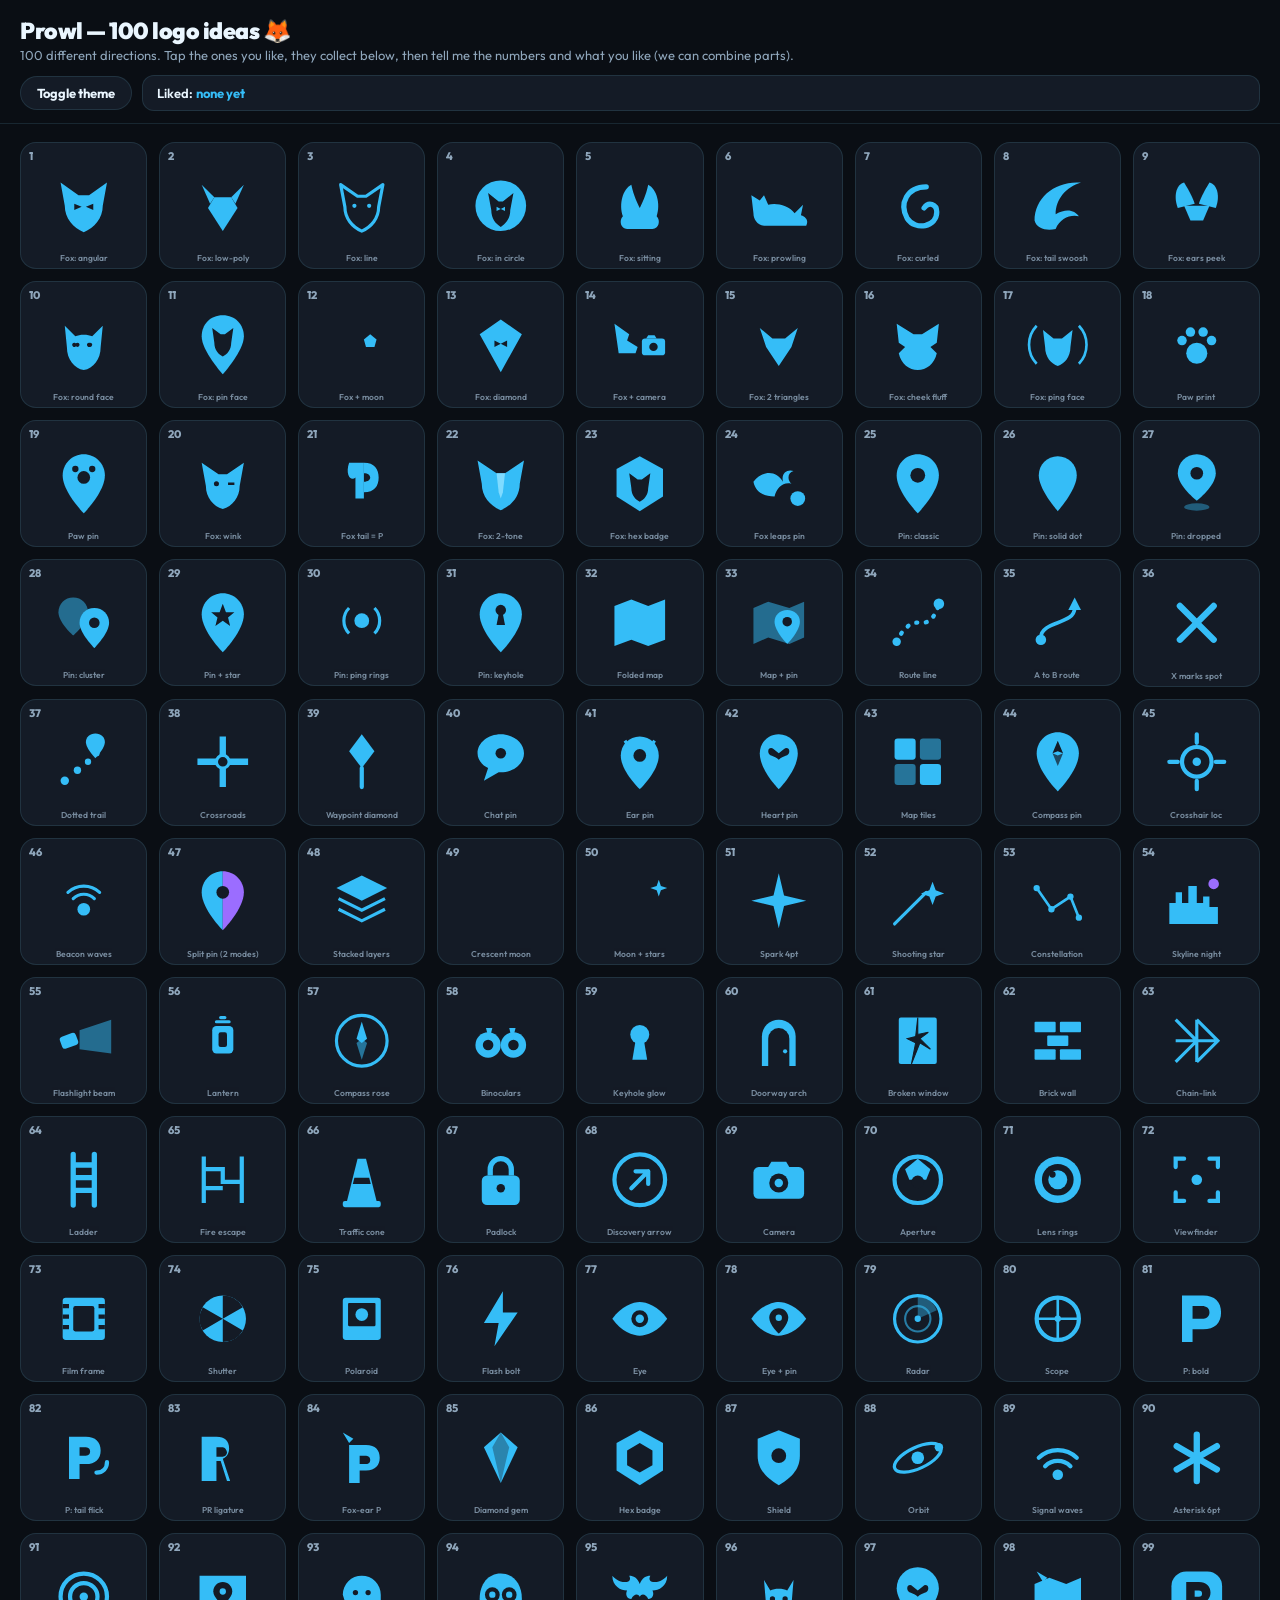
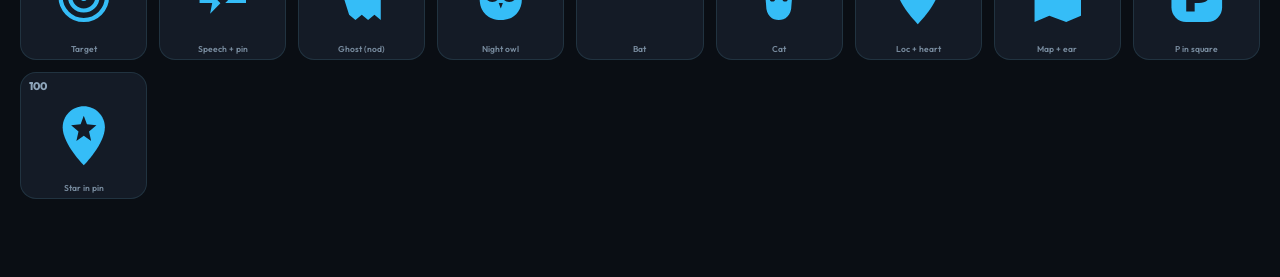
<file: logos.html>
<!DOCTYPE html>
<html lang="en" data-theme="night">
<head>
<meta charset="UTF-8">
<meta name="viewport" content="width=device-width, initial-scale=1.0">
<title>Prowl — 100 Logo Ideas</title>
<link href="https://fonts.googleapis.com/css2?family=Outfit:wght@400;600;700;800;900&display=swap" rel="stylesheet">
<style>
  :root{ --acc:#35bdf7; --acc2:#7fdbff; --vio:#9b6dff; }
  [data-theme="night"]{ --bg:#0a0e14; --card:#141b26; --text:#eaf6ff; --dim:#8fa6bb; --border:rgba(127,219,255,.12); }
  [data-theme="day"]{ --bg:#f4f9fd; --card:#ffffff; --text:#10222f; --dim:#5c7891; --border:rgba(26,167,236,.18); }
  *{box-sizing:border-box;margin:0;padding:0}
  body{font-family:'Outfit',sans-serif;background:var(--bg);color:var(--text);padding:0 0 60px}
  header{position:sticky;top:0;z-index:10;background:var(--bg);border-bottom:1px solid var(--border);padding:16px 20px 12px}
  h1{font-size:23px;font-weight:900;letter-spacing:-.5px}
  .sub{color:var(--dim);font-size:13px;margin-top:2px}
  .bar{display:flex;gap:10px;align-items:center;margin-top:12px;flex-wrap:wrap}
  .btn{border:1px solid var(--border);background:var(--card);color:var(--text);border-radius:999px;padding:8px 16px;font-family:inherit;font-weight:700;font-size:13px;cursor:pointer}
  .liked-box{flex:1;min-width:220px;background:var(--card);border:1px solid var(--border);border-radius:12px;padding:9px 14px;font-size:13px;font-weight:600}
  .liked-box b{color:var(--acc)}
  .grid{display:grid;grid-template-columns:repeat(auto-fill,minmax(120px,1fr));gap:12px;padding:18px 20px}
  .tile{position:relative;aspect-ratio:1;border-radius:16px;background:var(--card);border:1px solid var(--border);display:grid;place-items:center;cursor:pointer;transition:transform .12s,border-color .12s;overflow:hidden}
  .tile:hover{transform:translateY(-3px);border-color:var(--acc)}
  .tile.liked{border-color:var(--acc);box-shadow:0 0 0 2px var(--acc)}
  .tile svg{width:54%;height:54%;fill:var(--acc)}
  .num{position:absolute;top:6px;left:8px;font-size:11px;font-weight:800;color:var(--dim)}
  .fam{position:absolute;bottom:5px;left:0;right:0;text-align:center;font-size:8.5px;font-weight:600;color:var(--dim);opacity:.8;padding:0 4px}
  .heart{position:absolute;top:5px;right:7px;font-size:13px;opacity:0;transition:opacity .12s}
  .tile.liked .heart{opacity:1}
</style>
</head>
<body>
<header>
  <h1>Prowl — 100 logo ideas 🦊</h1>
  <div class="sub">100 different directions. Tap the ones you like, they collect below, then tell me the numbers and what you like (we can combine parts).</div>
  <div class="bar">
    <button class="btn" id="themeBtn">Toggle theme</button>
    <div class="liked-box">Liked: <b id="likedList">none yet</b></div>
  </div>
</header>
<div class="grid" id="grid"></div>

<script>
// Each entry: [label, innerSVG]. 100 distinct ideas. fill=var(--acc), holes=var(--card).
const L = [
// ---- FOXES (1-24) ----
["Fox: angular",`<path fill-rule="evenodd" d="M10 10 27 22 37 22 54 10 50 32C50 44 42 53 32 57 22 53 14 44 14 32Z M23 30l7 3-7 3z M41 30l-7 3 7 3z"/>`],
["Fox: low-poly",`<path d="M12 12 24 24 20 30Z"/><path d="M52 12 40 24 44 30Z"/><path d="M24 24H40l6 10-14 22-14-22Z"/>`],
["Fox: line",`<path fill="none" stroke="var(--acc)" stroke-width="3" stroke-linejoin="round" d="M12 12 28 23H36L52 12 48 33C48 44 41 52 32 56 23 52 16 44 16 33Z"/><circle cx="25" cy="32" r="2"/><circle cx="39" cy="32" r="2"/>`],
["Fox: in circle",`<circle cx="32" cy="32" r="24"/><path fill="var(--card)" fill-rule="evenodd" d="M20 20 30 28H34L44 20 41 36C41 44 37 49 32 52 27 49 23 44 23 36Z M28 33l4 2-4 2z M36 33l-4 2 4 2z"/>`],
["Fox: sitting",`<path d="M20 54C14 54 12 46 16 42 12 30 16 16 24 12 26 22 30 30 32 34 34 30 38 22 40 12 48 16 52 30 48 42 52 46 50 54 44 54Z"/>`],
["Fox: prowling",`<path d="M6 22 14 27 18 22 22 31C29 29 41 31 47 39L55 31 53 41C59 43 60 47 58 51H20C12 51 8 45 8 39Z"/>`],
["Fox: curled",`<path fill="none" stroke="var(--acc)" stroke-width="5" stroke-linecap="round" d="M40 14C22 14 14 30 22 44 30 56 50 52 50 38 50 30 42 28 38 34"/>`],
["Fox: tail swoosh",`<path d="M10 46C10 24 30 8 54 10 40 14 30 26 30 40 40 34 48 36 52 42 44 40 34 44 30 54 22 56 12 54 10 46Z"/>`],
["Fox: ears peek",`<path d="M14 34C10 24 12 12 20 10 26 20 28 24 30 30Z"/><path d="M50 34C54 24 52 12 44 10 38 20 36 24 34 30Z"/><path d="M20 32H44L38 46H26Z"/>`],
["Fox: round face",`<path fill-rule="evenodd" d="M14 14 24 24C28 22 36 22 40 24L50 14 48 34C48 46 41 54 32 56 23 54 16 46 16 34Z M25 32a2 2 0 1 0 0 .1z M39 32a2 2 0 1 0 0 .1z"/><circle cx="26" cy="32" r="2" fill="var(--card)"/><circle cx="38" cy="32" r="2" fill="var(--card)"/>`],
["Fox: pin face",`<path d="M32 4C20 4 12 13 12 24 12 38 32 60 32 60S52 38 52 24C52 13 44 4 32 4Z"/><path fill="var(--card)" fill-rule="evenodd" d="M22 16 30 22H34L42 16 40 30C40 37 36 41 32 43 28 41 24 37 24 30Z"/>`],
["Fox + moon",`<path d="M44 10a22 22 0 1 0 0 44 17 17 0 1 1 0-44Z"/><path d="M40 22 46 27 44 34H36L34 27Z"/>`],
["Fox: diamond",`<path fill-rule="evenodd" d="M32 8 52 22 32 58 12 22Z M26 28l6 3-6 3z M38 28l-6 3 6 3z"/>`],
["Fox + camera",`<path d="M8 12 22 22 20 28 30 34 28 40 12 40Z"/><rect x="34" y="26" width="22" height="16" rx="3"/><circle cx="45" cy="34" r="4" fill="var(--card)"/><path d="M38 26l2-3h6l2 3Z"/>`],
["Fox: 2 triangles",`<path d="M14 16 26 26H38L50 16 44 34 32 52 20 34Z"/>`],
["Fox: cheek fluff",`<path d="M12 12 28 22H36L52 12 50 30 44 34 50 40C48 50 40 56 32 56 24 56 16 50 14 40L20 34 14 30Z"/>`],
["Fox: ping face",`<path fill-rule="evenodd" d="M18 18 28 26H36L46 18 44 34C44 44 38 50 32 52 26 50 20 44 20 34Z"/><path fill="none" stroke="var(--acc)" stroke-width="2.5" d="M12 14A26 26 0 0 0 12 50 M52 50A26 26 0 0 0 52 14"/>`],
["Paw print",`<circle cx="32" cy="40" r="10"/><circle cx="18" cy="28" r="4.5"/><circle cx="26" cy="20" r="4.5"/><circle cx="38" cy="20" r="4.5"/><circle cx="46" cy="28" r="4.5"/>`],
["Paw pin",`<path d="M32 4C21 4 12 13 12 24 12 40 32 60 32 60S52 40 52 24C52 13 43 4 32 4Z"/><circle cx="32" cy="26" r="6" fill="var(--card)"/><circle cx="24" cy="18" r="3" fill="var(--card)"/><circle cx="40" cy="18" r="3" fill="var(--card)"/>`],
["Fox: wink",`<path fill-rule="evenodd" d="M12 12 28 23H36L52 12 48 34C48 45 41 53 32 56 23 53 16 45 16 34Z M40 31h6"/><circle cx="26" cy="32" r="2.4" fill="var(--card)"/><path stroke="var(--card)" stroke-width="2.5" d="M37 32h6"/>`],
["Fox tail = P",`<path d="M20 12h14v34h-8V26C22 30 16 24 20 12Z"/><path d="M34 12c10 0 14 6 14 14s-4 14-14 14V30c4 0 6-2 6-4s-2-4-6-4Z"/>`],
["Fox: 2-tone",`<path d="M10 10 28 22H36L54 10 50 32C50 44 42 53 32 57 22 53 14 44 14 32Z"/><path fill="var(--acc2)" d="M28 22H36L34 40 32 46 30 40Z"/>`],
["Fox: hex badge",`<path d="M32 6 54 18V44L32 58 10 44V18Z"/><path fill="var(--card)" fill-rule="evenodd" d="M22 22 30 28H34L42 22 40 36C40 43 36 47 32 49 28 47 24 43 24 36Z"/>`],
["Fox leaps pin",`<path d="M8 30C18 18 30 20 36 30 34 22 40 18 46 20 40 22 40 28 44 32 36 30 30 36 28 44 18 44 10 40 8 30Z"/><circle cx="50" cy="46" r="7"/>`],
// ---- PINS / MAP (25-48) ----
["Pin: classic",`<path d="M32 4C21 4 12 13 12 24 12 40 32 60 32 60S52 40 52 24C52 13 43 4 32 4Z"/><circle cx="32" cy="24" r="7" fill="var(--card)"/>`],
["Pin: solid dot",`<path d="M32 6C22 6 14 14 14 24 14 38 32 58 32 58S50 38 50 24C50 14 42 6 32 6Z"/>`],
["Pin: dropped",`<ellipse cx="32" cy="54" rx="12" ry="3.5" opacity=".4"/><path d="M32 4C22 4 14 12 14 22 14 34 32 48 32 48S50 34 50 22C50 12 42 4 32 4Z"/><circle cx="32" cy="22" r="6" fill="var(--card)"/>`],
["Pin: cluster",`<path d="M22 8C14 8 8 14 8 22 8 32 22 44 22 44S36 32 36 22C36 14 30 8 22 8Z" opacity=".5"/><path d="M42 18C34 18 28 24 28 32 28 42 42 56 42 56S56 42 56 32C56 24 50 18 42 18Z"/><circle cx="42" cy="32" r="5" fill="var(--card)"/>`],
["Pin + star",`<path d="M32 4C21 4 12 13 12 24 12 40 32 60 32 60S52 40 52 24C52 13 43 4 32 4Z"/><path fill="var(--card)" d="M32 14 35 22 43 22 37 27 39 35 32 30 25 35 27 27 21 22 29 22Z"/>`],
["Pin: ping rings",`<circle cx="32" cy="30" r="7"/><path fill="none" stroke="var(--acc)" stroke-width="3" d="M20 18A17 17 0 0 0 20 42 M44 42A17 17 0 0 0 44 18"/>`],
["Pin: keyhole",`<path d="M32 4C21 4 12 13 12 24 12 40 32 60 32 60S52 40 52 24C52 13 43 4 32 4Z"/><circle cx="32" cy="20" r="5" fill="var(--card)"/><path fill="var(--card)" d="M30 24h4l2 10h-8Z"/>`],
["Folded map",`<path d="M8 16 24 10 40 16 56 10V48L40 54 24 48 8 54Z"/><path fill="var(--card)" d="M24 10V48M40 16V54"/>`],
["Map + pin",`<path d="M8 18 22 12 42 18 56 12V46L42 52 22 46 8 52Z" opacity=".5"/><path d="M40 20C33 20 28 25 28 31 28 40 40 52 40 52S52 40 52 31C52 25 47 20 40 20Z"/><circle cx="40" cy="31" r="4.5" fill="var(--card)"/>`],
["Route line",`<path fill="none" stroke="var(--acc)" stroke-width="4" stroke-linecap="round" stroke-dasharray="1 8" d="M12 50C12 50 20 30 34 32 48 34 52 14 52 14"/><circle cx="12" cy="50" r="4"/><circle cx="52" cy="14" r="5"/>`],
["A to B route",`<path fill="none" stroke="var(--acc)" stroke-width="3.5" d="M16 46C16 30 48 34 48 18"/><circle cx="16" cy="48" r="5"/><path d="M48 8 54 20H42Z"/>`],
["X marks spot",`<path stroke="var(--acc)" stroke-width="6" stroke-linecap="round" d="M16 16 48 48M48 16 16 48"/>`],
["Dotted trail",`<circle cx="14" cy="50" r="4"/><circle cx="26" cy="40" r="3.5"/><circle cx="36" cy="32" r="3"/><circle cx="44" cy="24" r="3"/><path d="M50 8C44 8 40 12 40 17 40 24 50 34 50 34S60 24 60 17C60 12 56 8 50 8Z" transform="translate(-2 -2) scale(.9)"/>`],
["Crossroads",`<path stroke="var(--acc)" stroke-width="6" d="M32 8V56M8 32H56"/><circle cx="32" cy="32" r="6" fill="var(--card)" stroke="var(--acc)" stroke-width="3"/>`],
["Waypoint diamond",`<path d="M32 6 44 22 32 38 20 22Z"/><path fill="none" stroke="var(--acc)" stroke-width="4" stroke-linecap="round" d="M32 38V56"/>`],
["Chat pin",`<path d="M32 6C20 6 10 14 10 24 10 30 14 35 20 38L16 50 30 42C31 42 31 42 32 42 44 42 54 34 54 24 54 14 44 6 32 6Z"/><circle cx="32" cy="24" r="5" fill="var(--card)"/>`],
["Ear pin",`<path fill="none" stroke="var(--acc)" stroke-width="3" d="M18 12 24 22M46 12 40 22"/><path d="M32 8C22 8 14 16 14 26 14 41 32 58 32 58S50 41 50 26C50 16 42 8 32 8Z"/><circle cx="32" cy="26" r="6" fill="var(--card)"/>`],
["Heart pin",`<path d="M32 6C22 6 14 14 14 24 14 40 32 58 32 58S50 40 50 24C50 14 42 6 32 6Z"/><path fill="var(--card)" d="M32 30C28 26 22 27 22 22 22 19 25 18 27 20L32 24 37 20C39 18 42 19 42 22 42 27 36 26 32 30Z"/>`],
["Map tiles",`<rect x="10" y="10" width="20" height="20" rx="3"/><rect x="34" y="10" width="20" height="20" rx="3" opacity=".55"/><rect x="10" y="34" width="20" height="20" rx="3" opacity=".55"/><rect x="34" y="34" width="20" height="20" rx="3"/>`],
["Compass pin",`<path d="M32 4C21 4 12 13 12 24 12 40 32 60 32 60S52 40 52 24C52 13 43 4 32 4Z"/><path fill="var(--card)" d="M32 12 37 24 32 22 27 24Z"/><path fill="var(--card)" opacity=".7" d="M32 36 27 24 32 26 37 24Z"/>`],
["Crosshair loc",`<circle cx="32" cy="32" r="14" fill="none" stroke="var(--acc)" stroke-width="4"/><circle cx="32" cy="32" r="4"/><path stroke="var(--acc)" stroke-width="4" stroke-linecap="round" d="M32 6v8M32 50v8M6 32h8M50 32h8"/>`],
["Beacon waves",`<circle cx="32" cy="40" r="6"/><path fill="none" stroke="var(--acc)" stroke-width="3" stroke-linecap="round" d="M22 30a14 14 0 0 1 20 0M17 24a22 22 0 0 1 30 0"/>`],
["Split pin (2 modes)",`<path d="M32 4C21 4 12 13 12 24 12 40 32 60 32 60V4Z"/><path fill="var(--vio)" d="M32 4C43 4 52 13 52 24 52 40 32 60 32 60V4Z"/><circle cx="32" cy="24" r="6" fill="var(--card)"/>`],
["Stacked layers",`<path d="M32 8 56 20 32 32 8 20Z"/><path fill="none" stroke="var(--acc)" stroke-width="3" d="M10 30 32 41 54 30M10 40 32 51 54 40"/>`],
// ---- NIGHT / EXPLORE (49-68) ----
["Crescent moon",`<path fill="var(--vio)" d="M40 6a26 26 0 1 0 0 52 20 20 0 1 1 0-52Z"/>`],
["Moon + stars",`<path fill="var(--vio)" d="M38 10a22 22 0 1 0 0 44 17 17 0 1 1 0-44Z"/><path fill="var(--acc)" d="M50 12 52 18 58 20 52 22 50 28 48 22 42 20 48 18Z"/>`],
["Spark 4pt",`<path d="M32 6 37 27 58 32 37 37 32 58 27 37 6 32 27 27Z"/>`],
["Shooting star",`<path d="M46 14 49 22 57 25 49 28 46 36 43 28 35 25 43 22Z"/><path fill="none" stroke="var(--acc)" stroke-width="3" stroke-linecap="round" d="M40 24 10 54"/>`],
["Constellation",`<path fill="none" stroke="var(--acc)" stroke-width="2.5" d="M12 20 26 40 44 28 52 48"/><circle cx="12" cy="20" r="3"/><circle cx="26" cy="40" r="3"/><circle cx="44" cy="28" r="3"/><circle cx="52" cy="48" r="3"/>`],
["Skyline night",`<path d="M6 54V34h6V24h6v10h6V18h8v16h6V28h6v10h8V54Z"/><circle cx="48" cy="16" r="5" fill="var(--vio)"/>`],
["Flashlight beam",`<rect x="10" y="26" width="16" height="12" rx="3" transform="rotate(-20 18 32)"/><path fill="var(--acc)" opacity=".5" d="M28 22 58 12 58 44 28 40Z"/>`],
["Lantern",`<rect x="22" y="18" width="20" height="26" rx="4"/><path d="M26 14h12M30 10h4" stroke="var(--acc)" stroke-width="3" fill="none" stroke-linecap="round"/><rect x="28" y="24" width="8" height="14" rx="2" fill="var(--card)"/>`],
["Compass rose",`<circle cx="32" cy="32" r="24" fill="none" stroke="var(--acc)" stroke-width="3"/><path d="M32 14 37 30 32 34 27 30Z"/><path opacity=".55" d="M32 50 27 34 32 30 37 34Z"/>`],
["Binoculars",`<circle cx="20" cy="36" r="12"/><circle cx="44" cy="36" r="12"/><circle cx="20" cy="36" r="5" fill="var(--card)"/><circle cx="44" cy="36" r="5" fill="var(--card)"/><path d="M18 20h6l-2 8h-2ZM40 20h6l-2 8h-2Z"/>`],
["Keyhole glow",`<circle cx="32" cy="26" r="9"/><path d="M28 32h8l3 18H25Z"/>`],
["Doorway arch",`<path d="M16 56V28a16 16 0 0 1 32 0v28Z"/><path fill="var(--card)" d="M22 56V30a10 10 0 0 1 20 0v26Z"/><circle cx="38" cy="42" r="2"/>`],
["Broken window",`<rect x="14" y="10" width="36" height="44" rx="2"/><path fill="var(--card)" stroke="var(--card)" stroke-width="1" d="M32 10 30 28 22 30 30 34 26 54 34 34 44 40 34 30 42 24 32 26Z"/>`],
["Brick wall",`<rect x="10" y="14" width="20" height="10" rx="1"/><rect x="34" y="14" width="20" height="10" rx="1"/><rect x="22" y="27" width="20" height="10" rx="1"/><rect x="10" y="40" width="20" height="10" rx="1"/><rect x="34" y="40" width="20" height="10" rx="1"/>`],
["Chain-link",`<path fill="none" stroke="var(--acc)" stroke-width="3" d="M12 12 32 32 12 52M32 12 52 32 32 52M12 32H52M32 12V52"/>`],
["Ladder",`<path stroke="var(--acc)" stroke-width="5" stroke-linecap="round" d="M22 8V56M42 8V56M22 18H42M22 30H42M22 42H42"/>`],
["Fire escape",`<path fill="none" stroke="var(--acc)" stroke-width="4" d="M14 10V54M50 10V54M14 22H32V34H50M14 40H32"/>`],
["Traffic cone",`<path d="M28 12h8l10 40H18Z"/><path fill="var(--card)" d="M25 30h14l1.5 6H23.5Z"/><rect x="14" y="52" width="36" height="6" rx="2"/>`],
["Padlock",`<rect x="14" y="28" width="36" height="28" rx="5"/><path fill="none" stroke="var(--acc)" stroke-width="5" d="M22 28v-6a10 10 0 0 1 20 0v6"/><circle cx="32" cy="40" r="4" fill="var(--card)"/>`],
["Discovery arrow",`<circle cx="32" cy="32" r="24" fill="none" stroke="var(--acc)" stroke-width="4"/><path d="M24 40 40 24M40 24H28M40 24V36" stroke="var(--acc)" stroke-width="4" fill="none" stroke-linecap="round"/>`],
// ---- PHOTO (69-80) ----
["Camera",`<rect x="8" y="20" width="48" height="30" rx="5"/><circle cx="32" cy="35" r="9" fill="var(--card)"/><circle cx="32" cy="35" r="4"/><path d="M22 20l3-5h14l3 5Z"/>`],
["Aperture",`<circle cx="32" cy="32" r="22" fill="none" stroke="var(--acc)" stroke-width="4"/><path d="M32 12 44 22 40 32H24L20 22Z"/><circle cx="32" cy="34" r="6" fill="var(--card)"/>`],
["Lens rings",`<circle cx="32" cy="32" r="22"/><circle cx="32" cy="32" r="15" fill="var(--card)"/><circle cx="32" cy="32" r="9"/><circle cx="27" cy="27" r="3" fill="var(--card)"/>`],
["Viewfinder",`<path fill="none" stroke="var(--acc)" stroke-width="4" stroke-linecap="round" d="M12 20V12H20M44 12H52V20M52 44V52H44M20 52H12V44"/><circle cx="32" cy="32" r="5"/>`],
["Film frame",`<rect x="12" y="12" width="40" height="40" rx="3"/><path fill="var(--card)" d="M12 18h6v4h-6ZM12 28h6v4h-6ZM12 38h6v4h-6ZM46 18h6v4h-6ZM46 28h6v4h-6ZM46 38h6v4h-6Z"/><rect x="22" y="20" width="20" height="24" rx="2" fill="var(--card)"/>`],
["Shutter",`<circle cx="32" cy="32" r="22"/><path fill="var(--card)" d="M32 32 32 10A22 22 0 0 1 51 21ZM32 32 51 43A22 22 0 0 1 32 54ZM32 32 13 43A22 22 0 0 1 13 21Z"/>`],
["Polaroid",`<rect x="14" y="12" width="36" height="40" rx="3"/><rect x="19" y="17" width="26" height="22" rx="1" fill="var(--card)"/><circle cx="32" cy="28" r="6" fill="var(--acc)"/>`],
["Flash bolt",`<path d="M34 6 16 36H30L26 58 48 26H34Z"/>`],
["Eye",`<path d="M6 32C14 20 26 16 32 16 38 16 50 20 58 32 50 44 38 48 32 48 26 48 14 44 6 32Z"/><circle cx="32" cy="32" r="8" fill="var(--card)"/><circle cx="32" cy="32" r="4"/>`],
["Eye + pin",`<path d="M6 32C14 20 26 16 32 16 38 16 50 20 58 32 50 44 38 48 32 48 26 48 14 44 6 32Z"/><path fill="var(--card)" d="M32 22C27 22 23 26 23 31 23 38 32 46 32 46S41 38 41 31C41 26 37 22 32 22Z"/><circle cx="32" cy="31" r="3"/>`],
["Radar",`<circle cx="32" cy="32" r="22" fill="none" stroke="var(--acc)" stroke-width="3"/><circle cx="32" cy="32" r="12" fill="none" stroke="var(--acc)" stroke-width="2" opacity=".6"/><path d="M32 32 32 10A22 22 0 0 1 50 24Z" opacity=".4"/><circle cx="32" cy="32" r="3"/>`],
["Scope",`<circle cx="32" cy="32" r="20" fill="none" stroke="var(--acc)" stroke-width="4"/><path stroke="var(--acc)" stroke-width="2.5" d="M32 12v40M12 32h40"/><circle cx="32" cy="32" r="3"/>`],
// ---- ABSTRACT / TYPE / ALT ANIMALS (81-100) ----
["P: bold",`<path d="M18 10h20c11 0 17 6 17 16s-6 16-17 16H28V54H18Z M28 20v12h9c4 0 7-2 7-6s-3-6-7-6Z"/>`],
["P: tail flick",`<path d="M18 12h16c9 0 14 5 14 13s-5 13-14 13h-6v14H18Z M28 22v8h5c3 0 5-1 5-4s-2-4-5-4Z"/><path fill="none" stroke="var(--acc)" stroke-width="4" stroke-linecap="round" d="M44 46c6 0 10-4 10-10"/>`],
["PR ligature",`<path d="M12 12h14c8 0 12 4 12 11 0 5-2 8-6 10l7 21H36l-6-19h-4v19H12Z M26 22v9h6c2 0 4-2 4-4s-2-5-4-5Z"/>`],
["Fox-ear P",`<path d="M14 8 20 18 24 14ZM20 20h16c9 0 13 5 13 12s-4 12-13 12h-6v12H20Z M30 30v8h5c3 0 5-1 5-4s-2-4-5-4Z"/>`],
["Diamond gem",`<path d="M32 8 48 22 32 56 16 22Z"/><path fill="var(--card)" d="M16 22H48M32 8 24 22 32 56 40 22Z" opacity=".35"/>`],
["Hex badge",`<path d="M32 6 54 18V44L32 58 10 44V18Z"/><path fill="var(--card)" d="M32 18 44 25V39L32 46 20 39V25Z"/>`],
["Shield",`<path d="M32 6 52 14V30C52 44 42 52 32 58 22 52 12 44 12 30V14Z"/><circle cx="32" cy="30" r="7" fill="var(--card)"/>`],
["Orbit",`<circle cx="32" cy="32" r="6"/><ellipse cx="32" cy="32" rx="24" ry="10" fill="none" stroke="var(--acc)" stroke-width="3" transform="rotate(-25 32 32)"/><circle cx="52" cy="22" r="4"/>`],
["Signal waves",`<circle cx="32" cy="48" r="5"/><path fill="none" stroke="var(--acc)" stroke-width="4" stroke-linecap="round" d="M20 40a17 17 0 0 1 24 0M14 32a26 26 0 0 1 36 0"/>`],
["Asterisk 6pt",`<path stroke="var(--acc)" stroke-width="6" stroke-linecap="round" d="M32 10V54M13 21 51 43M51 21 13 43"/>`],
["Target",`<circle cx="32" cy="32" r="22" fill="none" stroke="var(--acc)" stroke-width="4"/><circle cx="32" cy="32" r="13" fill="none" stroke="var(--acc)" stroke-width="4"/><circle cx="32" cy="32" r="4"/>`],
["Speech + pin",`<path d="M10 12h44v26H30l-10 10 2-10H10Z"/><path fill="var(--card)" d="M32 18C27 18 23 22 23 27 23 33 32 40 32 40S41 33 41 27C41 22 37 18 32 18Z"/><circle cx="32" cy="27" r="3"/>`],
["Ghost (nod)",`<path d="M14 30a18 18 0 0 1 36 0v24l-6-5-6 5-6-5-6 5-6-5Z"/><circle cx="26" cy="28" r="2.5" fill="var(--card)"/><circle cx="38" cy="28" r="2.5" fill="var(--card)"/>`],
["Night owl",`<path d="M32 10C20 10 12 20 12 34 12 46 20 54 32 54 44 54 52 46 52 34 52 20 44 10 32 10Z"/><circle cx="24" cy="30" r="7" fill="var(--card)"/><circle cx="40" cy="30" r="7" fill="var(--card)"/><circle cx="24" cy="30" r="3"/><circle cx="40" cy="30" r="3"/><path d="M30 38 34 38 32 43Z" fill="var(--card)"/>`],
["Bat",`<path d="M32 20C30 14 26 12 22 12 24 16 22 18 18 18 12 18 8 14 6 12 6 22 14 26 20 26 18 30 20 34 24 34 26 30 30 28 32 32 34 28 38 30 40 34 44 34 46 30 44 26 50 26 58 22 58 12 56 14 52 18 46 18 42 18 40 16 42 12 38 12 34 14 32 20Z"/>`],
["Cat",`<path d="M18 16 24 26C28 24 36 24 40 26L46 16 44 40C44 50 38 54 32 54 26 54 20 50 20 40Z"/><circle cx="26" cy="34" r="2.5" fill="var(--card)"/><circle cx="38" cy="34" r="2.5" fill="var(--card)"/>`],
["Loc + heart",`<path d="M32 58S12 38 12 24a20 20 0 0 1 40 0C52 38 32 58 32 58Z"/><path fill="var(--card)" d="M32 32C28 28 22 29 22 24 22 21 25 20 27 22L32 26 37 22C39 20 42 21 42 24 42 29 36 28 32 32Z"/>`],
["Map + ear",`<path d="M12 8 18 18 22 14Z"/><path d="M10 20 24 14 40 20 54 14V50L40 56 24 50 10 56Z"/><path fill="var(--card)" d="M24 14V50M40 20V56"/>`],
["P in square",`<rect x="8" y="8" width="48" height="48" rx="14"/><path fill="var(--card)" d="M22 18h12c7 0 11 4 11 10s-4 10-11 10h-4v8h-8Z M30 26v6h4c2 0 3-1 3-3s-1-3-3-3Z"/>`],
["Star in pin",`<path d="M32 4C21 4 12 13 12 24 12 40 32 60 32 60S52 40 52 24C52 13 43 4 32 4Z"/><path fill="var(--card)" d="M32 13 35 21 44 22 37 28 39 37 32 32 25 37 27 28 20 22 29 21Z"/>`],
];

const grid=document.getElementById("grid");
L.forEach((entry,i)=>{
  const n=i+1;
  const tile=document.createElement("div");
  tile.className="tile"; tile.dataset.n=n;
  tile.innerHTML=`<span class="num">${n}</span><span class="heart">♥</span>
    <svg viewBox="0 0 64 64">${entry[1]}</svg><span class="fam">${entry[0]}</span>`;
  tile.onclick=()=>{ tile.classList.toggle("liked"); updateLiked(); };
  grid.appendChild(tile);
});
function updateLiked(){
  const liked=[...document.querySelectorAll(".tile.liked")].map(t=>+t.dataset.n).sort((a,b)=>a-b);
  document.getElementById("likedList").textContent = liked.length? liked.join(", ") : "none yet";
}
document.getElementById("themeBtn").onclick=()=>{
  const r=document.documentElement; r.dataset.theme = r.dataset.theme==="night"?"day":"night";
};
</script>
</body>
</html>
</file>
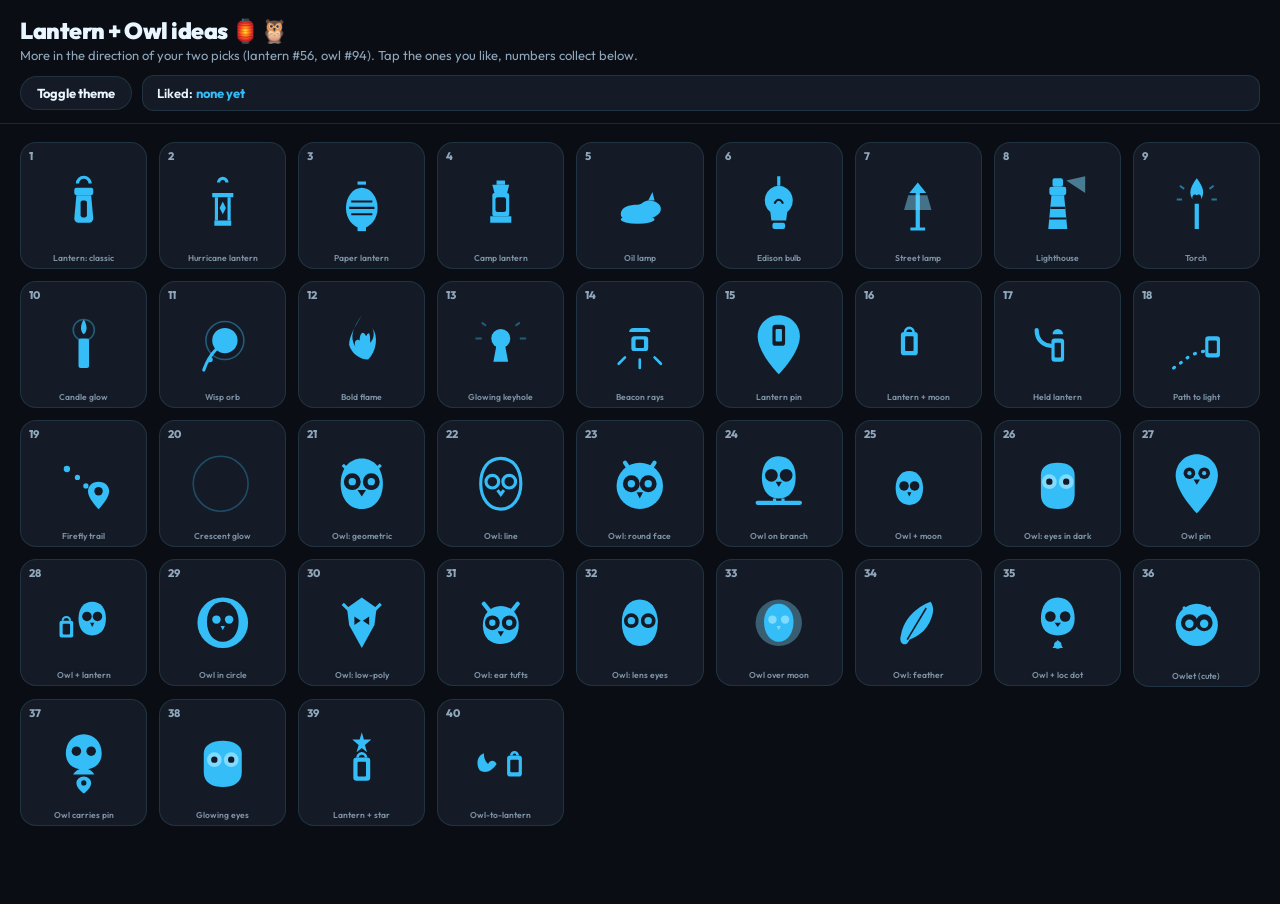
<file: logos2.html>
<!DOCTYPE html>
<html lang="en" data-theme="night">
<head>
<meta charset="UTF-8">
<meta name="viewport" content="width=device-width, initial-scale=1.0">
<title>Prowl — Lantern + Owl ideas</title>
<link href="https://fonts.googleapis.com/css2?family=Outfit:wght@400;600;700;800;900&display=swap" rel="stylesheet">
<style>
  :root{ --acc:#35bdf7; --acc2:#7fdbff; --vio:#9b6dff; }
  [data-theme="night"]{ --bg:#0a0e14; --card:#141b26; --text:#eaf6ff; --dim:#8fa6bb; --border:rgba(127,219,255,.12); }
  [data-theme="day"]{ --bg:#f4f9fd; --card:#ffffff; --text:#10222f; --dim:#5c7891; --border:rgba(26,167,236,.18); }
  *{box-sizing:border-box;margin:0;padding:0}
  body{font-family:'Outfit',sans-serif;background:var(--bg);color:var(--text);padding:0 0 60px}
  header{position:sticky;top:0;z-index:10;background:var(--bg);border-bottom:1px solid var(--border);padding:16px 20px 12px}
  h1{font-size:23px;font-weight:900;letter-spacing:-.5px}
  .sub{color:var(--dim);font-size:13px;margin-top:2px}
  .bar{display:flex;gap:10px;align-items:center;margin-top:12px;flex-wrap:wrap}
  .btn{border:1px solid var(--border);background:var(--card);color:var(--text);border-radius:999px;padding:8px 16px;font-family:inherit;font-weight:700;font-size:13px;cursor:pointer}
  .liked-box{flex:1;min-width:220px;background:var(--card);border:1px solid var(--border);border-radius:12px;padding:9px 14px;font-size:13px;font-weight:600}
  .liked-box b{color:var(--acc)}
  .grid{display:grid;grid-template-columns:repeat(auto-fill,minmax(120px,1fr));gap:12px;padding:18px 20px}
  .tile{position:relative;aspect-ratio:1;border-radius:16px;background:var(--card);border:1px solid var(--border);display:grid;place-items:center;cursor:pointer;transition:transform .12s,border-color .12s;overflow:hidden}
  .tile:hover{transform:translateY(-3px);border-color:var(--acc)}
  .tile.liked{border-color:var(--acc);box-shadow:0 0 0 2px var(--acc)}
  .tile svg{width:54%;height:54%;fill:var(--acc)}
  .num{position:absolute;top:6px;left:8px;font-size:11px;font-weight:800;color:var(--dim)}
  .fam{position:absolute;bottom:5px;left:0;right:0;text-align:center;font-size:8.5px;font-weight:600;color:var(--dim);opacity:.85;padding:0 4px}
  .heart{position:absolute;top:5px;right:7px;font-size:13px;opacity:0;transition:opacity .12s}
  .tile.liked .heart{opacity:1}
</style>
</head>
<body>
<header>
  <h1>Lantern + Owl ideas 🏮🦉</h1>
  <div class="sub">More in the direction of your two picks (lantern #56, owl #94). Tap the ones you like, numbers collect below.</div>
  <div class="bar">
    <button class="btn" id="themeBtn">Toggle theme</button>
    <div class="liked-box">Liked: <b id="likedList">none yet</b></div>
  </div>
</header>
<div class="grid" id="grid"></div>
<script>
const L = [
// LANTERNS / LIGHTS
["Lantern: classic",`<path fill="none" stroke="var(--acc)" stroke-width="3" d="M26 11a6 6 0 0 1 12 0"/><rect x="23" y="15" width="18" height="7" rx="2"/><path d="M25 22h14l2 22a4 4 0 0 1-4 4H27a4 4 0 0 1-4-4Z"/><rect x="29" y="27" width="6" height="16" rx="2" fill="var(--card)"/>`],
["Hurricane lantern",`<path fill="none" stroke="var(--acc)" stroke-width="3" d="M28 10a4 4 0 0 1 8 0"/><path d="M22 20h20v4H22zM24 46h16v5H24z"/><path fill="none" stroke="var(--acc)" stroke-width="3" d="M26 24v22M38 24v22"/><path d="M32 28 35 34 32 40 29 34Z"/>`],
["Paper lantern",`<rect x="28" y="9" width="8" height="3"/><ellipse cx="32" cy="34" rx="15" ry="19"/><path stroke="var(--card)" stroke-width="2" fill="none" d="M22 28h20M20 34h24M22 40h20"/><rect x="28" y="52" width="8" height="4"/>`],
["Camp lantern",`<path d="M28 8h8v4h-8Z"/><path d="M24 12h16l-2 8H26Z"/><rect x="24" y="20" width="16" height="22" rx="2"/><rect x="27" y="24" width="10" height="14" rx="2" fill="var(--card)"/><path d="M22 42h20v6H22Z"/>`],
["Oil lamp",`<path d="M14 40C14 33 22 31 30 31 34 31 36 27 40 27 48 27 52 31 52 35 52 41 44 45 30 45 20 45 14 45 14 40Z"/><path d="M40 27 44 19 46 27Z"/><ellipse cx="30" cy="45" rx="16" ry="4"/>`],
["Edison bulb",`<path fill="none" stroke="var(--acc)" stroke-width="3" d="M32 4v9"/><path d="M32 13a14 14 0 0 1 8 25l-1 8H25l-1-8A14 14 0 0 1 32 13Z"/><path fill="none" stroke="var(--card)" stroke-width="2" d="M28 30c2-5 6-5 8 0"/><rect x="26" y="48" width="12" height="6" rx="2"/>`],
["Street lamp",`<path d="M30 20h4v34h-4Z"/><path d="M24 20 32 10 40 20Z"/><path fill="none" stroke="var(--acc)" stroke-width="3" d="M25 54h14"/><path fill="var(--acc2)" opacity=".45" d="M23 22 41 22 45 36 19 36Z"/>`],
["Lighthouse",`<path d="M26 22h12l3 32H23Z"/><rect x="24" y="14" width="16" height="8" rx="2"/><rect x="27" y="6" width="10" height="8" rx="2"/><path fill="var(--acc2)" opacity=".5" d="M40 8 58 4 58 20Z"/><path stroke="var(--card)" stroke-width="2" d="M25 34h14M24 44h16"/>`],
["Torch",`<path d="M30 30h4v24h-4Z"/><path d="M32 6C26 14 24 20 28 26 27 22 30 20 32 22 34 20 37 22 36 26 40 20 38 14 32 6Z"/><path fill="none" stroke="var(--acc)" stroke-width="2" opacity=".55" d="M20 16l-4-3M44 16l4-3M18 26h-5M46 26h5"/>`],
["Candle glow",`<rect x="27" y="26" width="10" height="28" rx="2"/><path d="M32 8C28 14 29 20 32 22 35 20 36 14 32 8Z"/><circle cx="32" cy="18" r="10" fill="none" stroke="var(--acc)" stroke-width="1.5" opacity=".4"/>`],
["Wisp orb",`<circle cx="34" cy="28" r="12"/><circle cx="34" cy="28" r="18" fill="none" stroke="var(--acc)" stroke-width="1.5" opacity=".4"/><path fill="none" stroke="var(--acc)" stroke-width="3" stroke-linecap="round" d="M26 36C20 42 16 50 14 56"/><circle cx="20" cy="46" r="2.5"/>`],
["Bold flame",`<path d="M32 4C24 16 20 24 26 34 24 28 28 26 30 28 30 20 34 18 36 24 40 16 40 26 40 30 44 26 44 20 42 16 48 24 46 38 38 46 30 46 22 40 20 32 20 24 26 14 32 4Z"/>`],
["Glowing keyhole",`<circle cx="32" cy="26" r="9"/><path d="M28 32h8l3 16H25Z"/><path fill="none" stroke="var(--acc)" stroke-width="2" opacity=".4" d="M14 26h-6M50 26h6M18 14l-4-3M46 14l4-3"/>`],
["Beacon rays",`<rect x="24" y="24" width="16" height="14" rx="3"/><rect x="28" y="27" width="8" height="8" rx="1" fill="var(--card)"/><path d="M22 20a4 4 0 0 1 4-4h12a4 4 0 0 1 4 4Z"/><path fill="none" stroke="var(--acc)" stroke-width="2.5" stroke-linecap="round" d="M18 44l-6 6M46 44l6 6M32 46v8"/>`],
["Lantern pin",`<path d="M32 4C21 4 12 13 12 24 12 40 32 60 32 60S52 40 52 24C52 13 43 4 32 4Z"/><rect x="26" y="13" width="12" height="20" rx="3" fill="var(--card)"/><rect x="29" y="17" width="6" height="12" rx="1" fill="var(--acc)"/>`],
["Lantern + moon",`<path fill="var(--vio)" d="M46 8a18 18 0 1 0 0 36 14 14 0 1 1 0-36Z"/><rect x="16" y="20" width="16" height="22" rx="3"/><rect x="20" y="24" width="8" height="14" rx="1" fill="var(--card)"/><path fill="none" stroke="var(--acc)" stroke-width="2.5" d="M20 20a4 4 0 0 1 8 0"/>`],
["Held lantern",`<path fill="none" stroke="var(--acc)" stroke-width="4" stroke-linecap="round" d="M12 18C12 29 20 33 26 33"/><path d="M27 22a5 5 0 0 1 10 0"/><rect x="26" y="26" width="12" height="22" rx="3"/><rect x="29" y="30" width="6" height="14" rx="1" fill="var(--card)"/>`],
["Path to light",`<path fill="none" stroke="var(--acc)" stroke-width="3" stroke-linecap="round" stroke-dasharray="1 7" d="M10 54C20 48 24 40 40 38"/><rect x="40" y="24" width="14" height="20" rx="3"/><rect x="43" y="28" width="8" height="12" rx="1" fill="var(--card)"/>`],
["Firefly trail",`<circle cx="16" cy="18" r="3"/><circle cx="26" cy="26" r="2.5"/><circle cx="34" cy="34" r="2.5"/><path d="M46 30C40 30 36 34 36 39 36 46 46 56 46 56S56 46 56 39C56 34 52 30 46 30Z"/><circle cx="46" cy="39" r="4" fill="var(--card)"/>`],
["Crescent glow",`<path d="M40 8a24 24 0 1 0 0 48 18 18 0 1 1 0-48Z"/><circle cx="30" cy="32" r="26" fill="none" stroke="var(--acc)" stroke-width="1.5" opacity=".3"/>`],
// OWLS
["Owl: geometric",`<path d="M32 8C20 8 12 18 12 32 12 46 20 56 32 56 44 56 52 46 52 32 52 18 44 8 32 8Z"/><path d="M14 14 22 22M50 14 42 22" stroke="var(--acc)" stroke-width="3"/><circle cx="23" cy="30" r="8" fill="var(--card)"/><circle cx="41" cy="30" r="8" fill="var(--card)"/><circle cx="23" cy="30" r="3.5"/><circle cx="41" cy="30" r="3.5"/><path d="M28 38 32 44 36 38Z" fill="var(--card)"/>`],
["Owl: line",`<path fill="none" stroke="var(--acc)" stroke-width="3" stroke-linejoin="round" d="M32 8C20 8 13 18 13 32 13 46 21 56 32 56 43 56 51 46 51 32 51 18 44 8 32 8Z"/><circle cx="24" cy="30" r="6" fill="none" stroke="var(--acc)" stroke-width="3"/><circle cx="40" cy="30" r="6" fill="none" stroke="var(--acc)" stroke-width="3"/><path fill="none" stroke="var(--acc)" stroke-width="3" d="M29 38 32 42 35 38"/>`],
["Owl: round face",`<circle cx="32" cy="34" r="22"/><path d="M18 12 26 24M46 12 38 24" stroke="var(--acc)" stroke-width="4" stroke-linecap="round"/><circle cx="24" cy="32" r="8" fill="var(--card)"/><circle cx="40" cy="32" r="8" fill="var(--card)"/><circle cx="24" cy="32" r="3.5"/><circle cx="40" cy="32" r="3.5"/><path d="M29 40 32 46 35 40Z" fill="var(--card)"/>`],
["Owl on branch",`<path d="M32 6C22 6 16 14 16 26 16 38 22 46 32 46 42 46 48 38 48 26 48 14 42 6 32 6Z"/><circle cx="25" cy="24" r="6" fill="var(--card)"/><circle cx="39" cy="24" r="6" fill="var(--card)"/><path d="M29 30 32 35 35 30Z" fill="var(--card)"/><path stroke="var(--acc)" stroke-width="4" stroke-linecap="round" d="M12 50h40"/><path d="M28 46v6M36 46v6" stroke="var(--acc)" stroke-width="3"/>`],
["Owl + moon",`<path fill="var(--vio)" d="M50 10a20 20 0 1 0 0 40 15 15 0 1 1 0-40Z"/><path d="M24 20C16 20 11 27 11 36 11 46 16 52 24 52 32 52 37 46 37 36 37 27 32 20 24 20Z"/><circle cx="19" cy="34" r="4.5" fill="var(--card)"/><circle cx="29" cy="34" r="4.5" fill="var(--card)"/><path d="M22 40 24 44 26 40Z" fill="var(--card)"/>`],
["Owl: eyes in dark",`<path d="M16 24C16 16 22 12 32 12 42 12 48 16 48 24V42C48 52 42 56 32 56 22 56 16 52 16 42Z"/><circle cx="24" cy="30" r="7" fill="var(--acc2)"/><circle cx="40" cy="30" r="7" fill="var(--acc2)"/><circle cx="24" cy="30" r="3" fill="var(--card)"/><circle cx="40" cy="30" r="3" fill="var(--card)"/>`],
["Owl pin",`<path d="M32 4C21 4 12 13 12 24 12 40 32 60 32 60S52 40 52 24C52 13 43 4 32 4Z"/><circle cx="25" cy="22" r="5.5" fill="var(--card)"/><circle cx="39" cy="22" r="5.5" fill="var(--card)"/><circle cx="25" cy="22" r="2" fill="var(--acc)"/><circle cx="39" cy="22" r="2" fill="var(--acc)"/><path d="M29 28 32 33 35 28Z" fill="var(--card)"/>`],
["Owl + lantern",`<path d="M40 12C32 12 27 18 27 28 27 38 32 44 40 44 48 44 53 38 53 28 53 18 48 12 40 12Z"/><circle cx="35" cy="26" r="4.5" fill="var(--card)"/><circle cx="45" cy="26" r="4.5" fill="var(--card)"/><path d="M38 32 40 36 42 32Z" fill="var(--card)"/><rect x="9" y="30" width="13" height="16" rx="2"/><rect x="12" y="33" width="7" height="10" rx="1" fill="var(--card)"/><path d="M12 30a3.5 3.5 0 0 1 7 0" fill="none" stroke="var(--acc)" stroke-width="2"/>`],
["Owl in circle",`<circle cx="32" cy="32" r="24"/><path fill="var(--card)" d="M32 12C23 12 17 20 17 31 17 42 23 50 32 50 41 50 47 42 47 31 47 20 41 12 32 12Z"/><circle cx="26" cy="29" r="4" fill="var(--acc)"/><circle cx="38" cy="29" r="4" fill="var(--acc)"/><path fill="var(--acc)" d="M30 35 32 39 34 35Z"/>`],
["Owl: low-poly",`<path d="M32 8 46 18 44 34 32 56 20 34 18 18Z"/><path fill="var(--card)" d="M25 26 31 30 25 34Z M39 26 33 30 39 34Z"/><path d="M14 14 20 20M50 14 44 20" stroke="var(--acc)" stroke-width="3"/>`],
["Owl: ear tufts",`<path d="M16 14 24 24M48 14 40 24" stroke="var(--acc)" stroke-width="4" stroke-linecap="round"/><path d="M32 16C22 16 15 24 15 34 15 46 22 52 32 52 42 52 49 46 49 34 49 24 42 16 32 16Z"/><circle cx="24" cy="32" r="7" fill="var(--card)"/><circle cx="40" cy="32" r="7" fill="var(--card)"/><circle cx="24" cy="32" r="3"/><circle cx="40" cy="32" r="3"/><path d="M29 40 32 45 35 40Z" fill="var(--card)"/>`],
["Owl: lens eyes",`<path d="M32 10C22 10 15 18 15 32 15 46 22 54 32 54 42 54 49 46 49 32 49 18 42 10 32 10Z"/><circle cx="24" cy="30" r="8" fill="var(--card)"/><circle cx="40" cy="30" r="8" fill="var(--card)"/><circle cx="24" cy="30" r="8" fill="none" stroke="var(--acc)" stroke-width="2"/><circle cx="40" cy="30" r="8" fill="none" stroke="var(--acc)" stroke-width="2"/><circle cx="24" cy="30" r="3.5"/><circle cx="40" cy="30" r="3.5"/>`],
["Owl over moon",`<circle cx="32" cy="32" r="22" fill="var(--acc2)" opacity=".35"/><path d="M32 14C24 14 18 21 18 31 18 42 24 50 32 50 40 50 46 42 46 31 46 21 40 14 32 14Z"/><circle cx="26" cy="29" r="4" fill="var(--acc2)"/><circle cx="38" cy="29" r="4" fill="var(--acc2)"/><path d="M30 35 32 39 34 35Z" fill="var(--acc2)"/>`],
["Owl: feather",`<path d="M44 12C44 12 20 20 16 44 16 44 14 50 18 52 22 54 24 48 24 48 30 46 42 40 46 24 48 16 44 12 44 12Z"/><path stroke="var(--card)" stroke-width="1.5" d="M40 18 22 48"/>`],
["Owl + loc dot",`<path d="M32 8C22 8 16 16 16 28 16 38 22 44 32 44 42 44 48 38 48 28 48 16 42 8 32 8Z"/><circle cx="25" cy="26" r="5" fill="var(--card)"/><circle cx="39" cy="26" r="5" fill="var(--card)"/><path d="M29 32 32 36 35 32Z" fill="var(--card)"/><path d="M32 48 27 56 37 56Z"/><circle cx="32" cy="53" r="3.5"/>`],
["Owlet (cute)",`<circle cx="32" cy="34" r="20"/><path d="M20 18 26 26M44 18 38 26" stroke="var(--acc)" stroke-width="3" stroke-linecap="round"/><circle cx="25" cy="32" r="8" fill="var(--card)"/><circle cx="39" cy="32" r="8" fill="var(--card)"/><circle cx="25" cy="33" r="4"/><circle cx="39" cy="33" r="4"/><path d="M30 40 32 44 34 40Z"/>`],
["Owl carries pin",`<path d="M32 6C22 6 15 14 15 24 15 32 20 38 28 39 24 40 22 44 22 44H42S40 40 36 39C44 38 49 32 49 24 49 14 42 6 32 6Z"/><circle cx="25" cy="22" r="4.5" fill="var(--card)"/><circle cx="39" cy="22" r="4.5" fill="var(--card)"/><path d="M32 46C28 46 25 49 25 52 25 57 32 62 32 62S39 57 39 52C39 49 36 46 32 46Z"/><circle cx="32" cy="52" r="2.5" fill="var(--card)"/>`],
// BLENDS
["Glowing eyes",`<path d="M14 24C14 16 22 12 32 12 42 12 50 16 50 24V42C50 52 42 56 32 56 22 56 14 52 14 42Z"/><circle cx="24" cy="30" r="7" fill="var(--acc2)"/><circle cx="40" cy="30" r="7" fill="var(--acc2)"/><circle cx="24" cy="30" r="3" fill="var(--card)"/><circle cx="40" cy="30" r="3" fill="var(--card)"/>`],
["Lantern + star",`<path d="M32 4 34 11 41 11 35 16 37 23 32 19 27 23 29 16 23 11 30 11Z"/><rect x="24" y="28" width="16" height="22" rx="3"/><rect x="28" y="32" width="8" height="14" rx="1" fill="var(--card)"/><path fill="none" stroke="var(--acc)" stroke-width="2.5" d="M28 28a4 4 0 0 1 8 0"/>`],
["Owl-to-lantern",`<path d="M12 40C8 34 10 26 16 24 16 30 18 32 20 34 22 30 26 30 28 34 24 40 18 44 12 40Z"/><rect x="38" y="26" width="14" height="20" rx="3"/><rect x="41" y="30" width="8" height="12" rx="1" fill="var(--card)"/><path fill="none" stroke="var(--acc)" stroke-width="2.5" d="M42 26a3 3 0 0 1 6 0"/>`],
];
const grid=document.getElementById("grid");
L.forEach((e,i)=>{const n=i+1;const t=document.createElement("div");t.className="tile";t.dataset.n=n;
  t.innerHTML=`<span class="num">${n}</span><span class="heart">♥</span><svg viewBox="0 0 64 64">${e[1]}</svg><span class="fam">${e[0]}</span>`;
  t.onclick=()=>{t.classList.toggle("liked");upd();};grid.appendChild(t);});
function upd(){const l=[...document.querySelectorAll(".tile.liked")].map(t=>+t.dataset.n).sort((a,b)=>a-b);document.getElementById("likedList").textContent=l.length?l.join(", "):"none yet";}
document.getElementById("themeBtn").onclick=()=>{const r=document.documentElement;r.dataset.theme=r.dataset.theme==="night"?"day":"night";};
</script>
</body>
</html>
</file>
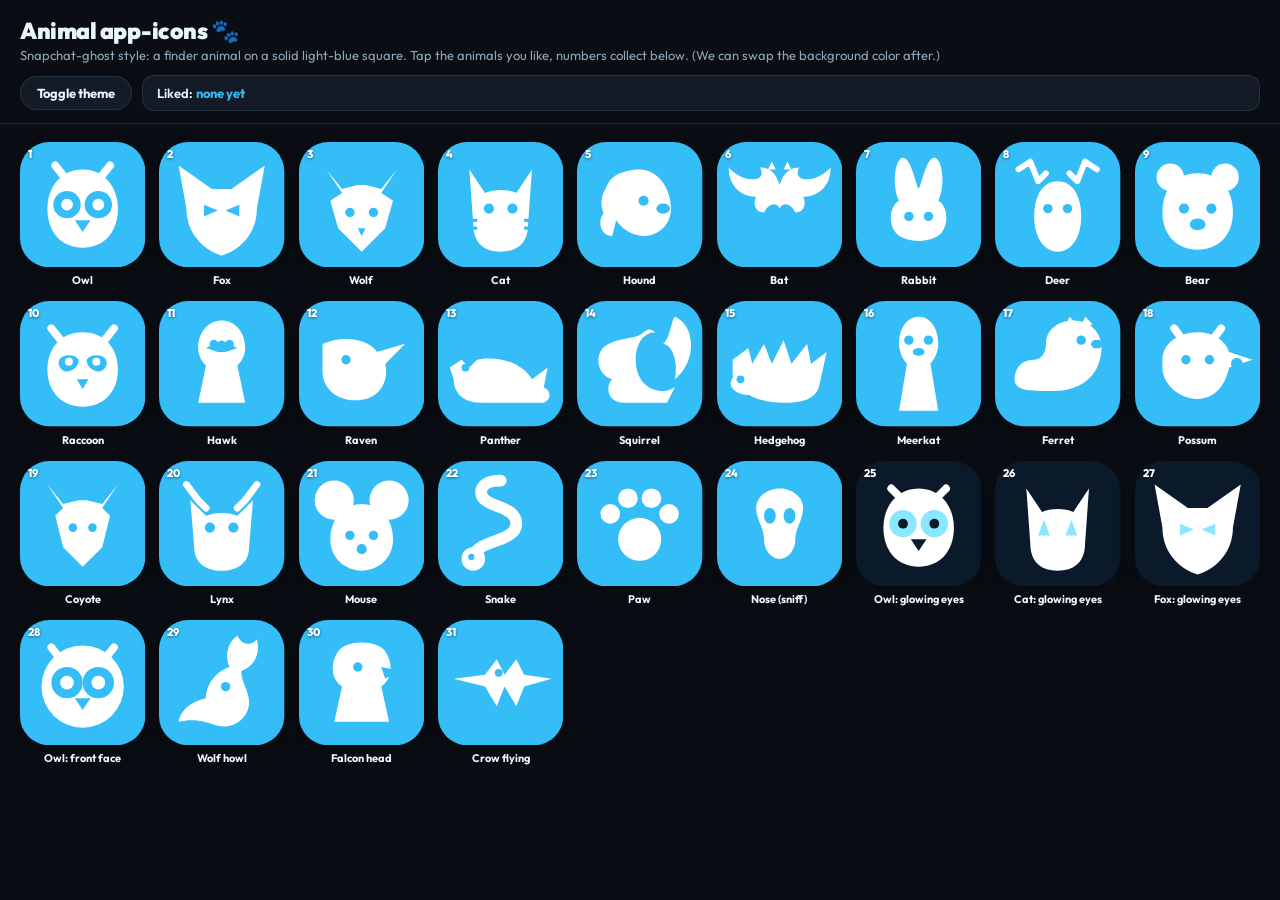
<file: logos3.html>
<!DOCTYPE html>
<html lang="en" data-theme="night">
<head>
<meta charset="UTF-8">
<meta name="viewport" content="width=device-width, initial-scale=1.0">
<title>Prowl — animal app-icons</title>
<link href="https://fonts.googleapis.com/css2?family=Outfit:wght@400;600;700;800;900&display=swap" rel="stylesheet">
<style>
  [data-theme="night"]{ --bg:#0a0e14; --card:#141b26; --text:#eaf6ff; --dim:#8fa6bb; --border:rgba(127,219,255,.12); }
  [data-theme="day"]{ --bg:#f4f9fd; --card:#ffffff; --text:#10222f; --dim:#5c7891; --border:rgba(26,167,236,.18); }
  *{box-sizing:border-box;margin:0;padding:0}
  body{font-family:'Outfit',sans-serif;background:var(--bg);color:var(--text);padding:0 0 60px}
  header{position:sticky;top:0;z-index:10;background:var(--bg);border-bottom:1px solid var(--border);padding:16px 20px 12px}
  h1{font-size:23px;font-weight:900;letter-spacing:-.5px}
  .sub{color:var(--dim);font-size:13px;margin-top:2px}
  .bar{display:flex;gap:10px;align-items:center;margin-top:12px;flex-wrap:wrap}
  .btn{border:1px solid var(--border);background:var(--card);color:var(--text);border-radius:999px;padding:8px 16px;font-family:inherit;font-weight:700;font-size:13px;cursor:pointer}
  .liked-box{flex:1;min-width:220px;background:var(--card);border:1px solid var(--border);border-radius:12px;padding:9px 14px;font-size:13px;font-weight:600}
  .liked-box b{color:#35bdf7}
  .grid{display:grid;grid-template-columns:repeat(auto-fill,minmax(122px,1fr));gap:14px;padding:18px 20px}
  .tile{position:relative;cursor:pointer;text-align:center}
  .icon{aspect-ratio:1;border-radius:22px;overflow:hidden;transition:transform .12s;box-shadow:0 6px 18px rgba(0,0,0,.35)}
  .tile:hover .icon{transform:translateY(-3px)}
  .tile.liked .icon{outline:3px solid #35bdf7;outline-offset:2px}
  .icon svg{width:100%;height:100%;display:block}
  .num{position:absolute;top:5px;left:8px;font-size:11px;font-weight:800;color:#fff;text-shadow:0 1px 3px rgba(0,0,0,.5);z-index:2}
  .fam{margin-top:6px;font-size:11px;font-weight:700;color:var(--text)}
  .heart{position:absolute;top:5px;right:8px;font-size:14px;opacity:0;z-index:2}
  .tile.liked .heart{opacity:1;color:#fff;text-shadow:0 1px 3px rgba(0,0,0,.5)}
</style>
</head>
<body>
<header>
  <h1>Animal app-icons 🐾</h1>
  <div class="sub">Snapchat-ghost style: a finder animal on a solid light-blue square. Tap the animals you like, numbers collect below. (We can swap the background color after.)</div>
  <div class="bar">
    <button class="btn" id="themeBtn">Toggle theme</button>
    <div class="liked-box">Liked: <b id="likedList">none yet</b></div>
  </div>
</header>
<div class="grid" id="grid"></div>
<script>
const A="#35bdf7", D="#0b1a2b", W="#fff", CY="#8be6ff";
// each: [name, animalPathsWhite, bg]  (bg default A). animal drawn white on the square.
function ic(inner,bg){return `<svg viewBox="0 0 64 64"><rect width="64" height="64" rx="15" fill="${bg||A}"/>${inner}</svg>`;}
const L=[
["Owl", ic(`<path fill="#fff" d="M18 12 26 22M46 12 38 22" stroke="#fff" stroke-width="4" stroke-linecap="round"/><path fill="#fff" d="M32 14C21 14 14 23 14 34 14 47 22 54 32 54 42 54 50 47 50 34 50 23 43 14 32 14Z"/><circle cx="24" cy="32" r="7" fill="${A}"/><circle cx="40" cy="32" r="7" fill="${A}"/><circle cx="24" cy="32" r="3" fill="#fff"/><circle cx="40" cy="32" r="3" fill="#fff"/><path d="M28 40 32 46 36 40Z" fill="${A}"/>`)],
["Fox", ic(`<path fill="#fff" fill-rule="evenodd" d="M10 12 27 24H37L54 12 50 34C50 46 42 55 32 58 22 55 14 46 14 34Z M23 32l7 3-7 3z M41 32l-7 3 7 3z"/>`)],
["Wolf", ic(`<path fill="#fff" d="M14 14 22 26 16 30 20 44 32 56 44 44 48 30 42 26 50 14 42 24 34 22H30L22 24Z"/><circle cx="26" cy="36" r="2.4" fill="${A}"/><circle cx="38" cy="36" r="2.4" fill="${A}"/><path d="M30 44 32 48 34 44Z" fill="${A}"/>`)],
["Cat", ic(`<path fill="#fff" d="M16 14 24 26C28 24 36 24 40 26L48 14 46 42C46 52 40 56 32 56 24 56 18 52 18 42Z"/><circle cx="26" cy="34" r="2.6" fill="${A}"/><circle cx="38" cy="34" r="2.6" fill="${A}"/><path stroke="${A}" stroke-width="1.6" d="M12 40h8M12 44h8M44 40h8M44 44h8"/>`)],
["Hound", ic(`<path fill="#fff" d="M22 16C16 18 12 26 14 36 10 40 12 48 18 48L20 40C24 46 30 48 34 48 42 48 48 42 48 34 48 22 40 14 32 14 28 14 24 15 22 16Z"/><path fill="#fff" d="M20 20C12 22 10 34 16 40Z"/><circle cx="34" cy="30" r="2.6" fill="${A}"/><ellipse cx="44" cy="34" rx="3.5" ry="2.6" fill="${A}"/>`)],
["Bat", ic(`<path fill="#fff" d="M32 22C30 15 26 13 22 13 24 17 22 19 18 19 12 19 8 15 6 13 6 24 14 28 20 28 18 32 20 36 24 36 26 32 30 30 32 34 34 30 38 32 40 36 44 36 46 32 44 28 50 28 58 24 58 13 56 15 52 19 46 19 42 19 40 17 42 13 38 13 34 15 32 22Z"/><path fill="#fff" d="M28 10 30 14 26 14ZM36 10 34 14 38 14Z"/>`)],
["Rabbit", ic(`<path fill="#fff" d="M24 8C20 8 18 22 22 30 18 32 16 40 20 46 24 52 40 52 44 46 48 40 46 32 42 30 46 22 44 8 40 8 36 8 34 20 32 24 30 20 28 8 24 8Z"/><circle cx="27" cy="38" r="2.4" fill="${A}"/><circle cx="37" cy="38" r="2.4" fill="${A}"/>`)],
["Deer", ic(`<path fill="#fff" d="M18 10 22 20M18 10 12 14M22 20 26 16M46 10 42 20M46 10 52 14M42 20 38 16" stroke="#fff" stroke-width="3" stroke-linecap="round"/><path fill="#fff" d="M32 20C24 20 20 28 20 38 20 50 26 56 32 56 38 56 44 50 44 38 44 28 40 20 32 20Z"/><circle cx="27" cy="34" r="2.4" fill="${A}"/><circle cx="37" cy="34" r="2.4" fill="${A}"/>`)],
["Bear", ic(`<circle cx="18" cy="18" r="7" fill="#fff"/><circle cx="46" cy="18" r="7" fill="#fff"/><path fill="#fff" d="M32 16C20 16 14 25 14 36 14 48 22 55 32 55 42 55 50 48 50 36 50 25 44 16 32 16Z"/><circle cx="25" cy="34" r="2.6" fill="${A}"/><circle cx="39" cy="34" r="2.6" fill="${A}"/><ellipse cx="32" cy="42" rx="4" ry="3" fill="${A}"/>`)],
["Raccoon", ic(`<path fill="#fff" d="M16 14 24 24M48 14 40 24" stroke="#fff" stroke-width="4" stroke-linecap="round"/><path fill="#fff" d="M32 16C21 16 14 24 14 35 14 47 22 54 32 54 42 54 50 47 50 35 50 24 43 16 32 16Z"/><path fill="${A}" d="M20 30C22 27 28 27 30 30 30 34 26 36 24 36 21 36 19 33 20 30Z"/><path fill="${A}" d="M44 30C42 27 36 27 34 30 34 34 38 36 40 36 43 36 45 33 44 30Z"/><circle cx="25" cy="31" r="2" fill="#fff"/><circle cx="39" cy="31" r="2" fill="#fff"/><path d="M29 40 32 45 35 40Z" fill="${A}"/>`)],
["Hawk", ic(`<path fill="#fff" d="M32 10C26 10 20 15 20 24 20 28 22 31 24 33L20 52H44L40 33C42 31 44 28 44 24 44 15 38 10 32 10Z"/><path fill="${A}" d="M32 20 40 24 34 26H30L24 24Z"/><circle cx="28" cy="22" r="2.2" fill="${A}"/><circle cx="36" cy="22" r="2.2" fill="${A}"/>`)],
["Raven", ic(`<path fill="#fff" d="M12 22C20 18 34 18 40 26L54 22 44 32C46 40 42 48 34 50 22 53 12 46 12 36 12 30 12 24 12 22Z"/><path fill="#fff" d="M40 26 54 22 44 32Z"/><circle cx="24" cy="30" r="2.4" fill="${A}"/>`)],
["Panther", ic(`<path fill="#fff" d="M6 34 12 30 16 34 20 30C28 28 42 30 48 40L56 34 54 44C58 46 58 50 54 52H22C12 52 8 46 8 40Z"/><circle cx="14" cy="34" r="2" fill="${A}"/>`)],
["Squirrel", ic(`<path fill="#fff" d="M40 16C34 16 30 22 30 30 30 40 36 46 44 46 46 46 48 45 50 44L46 52H24C16 52 14 44 18 40 10 38 8 26 16 22 24 18 30 20 34 16 36 14 38 14 40 16Z"/><path fill="#fff" d="M50 8C60 12 62 30 50 40 52 30 48 22 44 22 48 18 48 10 50 8Z"/><circle cx="38" cy="28" r="2.4" fill="${A}"/>`)],
["Hedgehog", ic(`<path fill="#fff" d="M8 30 16 24 18 32 24 22 28 32 34 20 38 32 46 22 48 32 56 26 52 44C50 50 44 52 34 52 20 52 10 46 8 38Z"/><ellipse cx="16" cy="42" rx="9" ry="6" fill="#fff"/><circle cx="12" cy="40" r="2" fill="${A}"/>`)],
["Meerkat", ic(`<path fill="#fff" d="M32 8C26 8 22 14 22 22 22 26 24 30 26 32L22 56H42L38 32C40 30 42 26 42 22 42 14 38 8 32 8Z"/><circle cx="27" cy="20" r="2.4" fill="${A}"/><circle cx="37" cy="20" r="2.4" fill="${A}"/><ellipse cx="32" cy="26" rx="3" ry="2" fill="${A}"/>`)],
["Ferret", ic(`<path fill="#fff" d="M10 40C10 34 14 30 20 30 24 30 26 26 26 22 26 15 32 10 40 10 50 10 56 18 54 28 52 40 42 46 30 46 18 46 10 46 10 40Z"/><path fill="#fff" d="M38 8 42 12 36 13ZM46 8 50 12 44 13Z"/><circle cx="44" cy="20" r="2.4" fill="${A}"/><ellipse cx="52" cy="22" rx="3" ry="2.2" fill="${A}"/>`)],
["Possum", ic(`<path fill="#fff" d="M20 14 26 22M44 14 38 22" stroke="#fff" stroke-width="4" stroke-linecap="round"/><path fill="#fff" d="M14 30C14 22 22 16 32 16 40 16 46 20 48 26L60 30 48 34C46 44 40 50 32 50 22 50 14 42 14 34Z"/><circle cx="26" cy="30" r="2.4" fill="${A}"/><circle cx="38" cy="30" r="2.4" fill="${A}"/><circle cx="52" cy="32" r="3" fill="${A}"/>`)],
["Coyote", ic(`<path fill="#fff" d="M14 12 22 24 18 28 22 44 32 54 42 44 46 28 42 24 50 12 42 22 34 20H30L22 22Z"/><circle cx="27" cy="34" r="2.2" fill="${A}"/><circle cx="37" cy="34" r="2.2" fill="${A}"/>`)],
["Lynx", ic(`<path fill="#fff" d="M14 12 20 20 24 24M50 12 44 20 40 24" stroke="#fff" stroke-width="3.5" stroke-linecap="round"/><path fill="#fff" d="M16 20 24 28C28 26 36 26 40 28L48 20 46 44C46 52 40 56 32 56 24 56 18 52 18 44Z"/><circle cx="26" cy="34" r="2.6" fill="${A}"/><circle cx="38" cy="34" r="2.6" fill="${A}"/>`)],
["Mouse", ic(`<circle cx="18" cy="20" r="10" fill="#fff"/><circle cx="46" cy="20" r="10" fill="#fff"/><path fill="#fff" d="M32 22C22 22 16 30 16 40 16 50 24 56 32 56 40 56 48 50 48 40 48 30 42 22 32 22Z"/><circle cx="26" cy="38" r="2.4" fill="${A}"/><circle cx="38" cy="38" r="2.4" fill="${A}"/><circle cx="32" cy="45" r="2.6" fill="${A}"/>`)],
["Snake", ic(`<path fill="none" stroke="#fff" stroke-width="6" stroke-linecap="round" d="M18 50C18 40 40 42 40 32 40 22 22 24 22 16 22 12 26 10 32 10"/><circle cx="18" cy="50" r="6" fill="#fff"/><circle cx="17" cy="49" r="1.6" fill="${A}"/>`)],
["Paw", ic(`<circle cx="32" cy="40" r="11" fill="#fff"/><circle cx="17" cy="27" r="5" fill="#fff"/><circle cx="26" cy="19" r="5" fill="#fff"/><circle cx="38" cy="19" r="5" fill="#fff"/><circle cx="47" cy="27" r="5" fill="#fff"/>`)],
["Nose (sniff)", ic(`<path fill="#fff" d="M20 24C20 18 26 14 32 14 38 14 44 18 44 24 44 30 40 34 40 40 40 46 36 50 32 50 28 50 24 46 24 40 24 34 20 30 20 24Z"/><ellipse cx="27" cy="28" rx="3" ry="4" fill="${A}"/><ellipse cx="37" cy="28" rx="3" ry="4" fill="${A}"/>`)],
["Owl: glowing eyes", ic(`<path fill="#fff" d="M18 14 26 22M46 14 38 22" stroke="#fff" stroke-width="4" stroke-linecap="round"/><path fill="#fff" d="M32 14C21 14 14 23 14 34 14 47 22 54 32 54 42 54 50 47 50 34 50 23 43 14 32 14Z"/><circle cx="24" cy="32" r="7" fill="${CY}"/><circle cx="40" cy="32" r="7" fill="${CY}"/><circle cx="24" cy="32" r="2.5" fill="${D}"/><circle cx="40" cy="32" r="2.5" fill="${D}"/><path d="M28 40 32 46 36 40Z" fill="${D}"/>`, D)],
["Cat: glowing eyes", ic(`<path fill="#fff" d="M16 14 24 26C28 24 36 24 40 26L48 14 46 42C46 52 40 56 32 56 24 56 18 52 18 42Z"/><path fill="${CY}" d="M25 30 28 38 22 38Z"/><path fill="${CY}" d="M39 30 42 38 36 38Z"/>`, D)],
["Fox: glowing eyes", ic(`<path fill="#fff" d="M10 12 27 24H37L54 12 50 34C50 46 42 55 32 58 22 55 14 46 14 34Z"/><path fill="${CY}" d="M23 32 30 35 23 38Z"/><path fill="${CY}" d="M41 32 34 35 41 38Z"/>`, D)],
["Owl: front face", ic(`<circle cx="32" cy="34" r="21" fill="#fff"/><path fill="#fff" d="M16 14 24 24M48 14 40 24" stroke="#fff" stroke-width="4" stroke-linecap="round"/><circle cx="24" cy="32" r="8" fill="${A}"/><circle cx="40" cy="32" r="8" fill="${A}"/><circle cx="24" cy="32" r="3.5" fill="#fff"/><circle cx="40" cy="32" r="3.5" fill="#fff"/><path d="M28 40 32 46 36 40Z" fill="${A}"/>`)],
["Wolf howl", ic(`<path fill="#fff" d="M40 8C34 12 34 20 36 24 30 26 24 32 24 40 24 40 12 42 10 52 18 50 24 52 30 54 38 56 46 50 46 42 46 36 42 32 42 26 48 24 52 18 50 10 46 14 42 12 40 8Z"/><circle cx="34" cy="34" r="2.4" fill="${A}"/>`)],
["Falcon head", ic(`<path fill="#fff" d="M20 16C16 22 16 30 22 34L18 52H46L42 34C48 30 48 22 44 16 40 10 24 10 20 16Z"/><path fill="${A}" d="M42 24 52 26 44 30Z"/><circle cx="30" cy="24" r="2.4" fill="${A}"/>`)],
["Crow flying", ic(`<path fill="#fff" d="M8 30 24 28 30 20 34 28 40 20 44 28 58 30 44 34 40 44 34 34 30 44 24 34Z"/><circle cx="31" cy="27" r="2" fill="${A}"/>`)],
];
const grid=document.getElementById("grid");
L.forEach((e,i)=>{const n=i+1;const t=document.createElement("div");t.className="tile";t.dataset.n=n;
  t.innerHTML=`<span class="num">${n}</span><span class="heart">♥</span><div class="icon">${e[1]}</div><div class="fam">${e[0]}</div>`;
  t.onclick=()=>{t.classList.toggle("liked");upd();};grid.appendChild(t);});
function upd(){const l=[...document.querySelectorAll(".tile.liked")].map(t=>+t.dataset.n).sort((a,b)=>a-b);document.getElementById("likedList").textContent=l.length?l.join(", "):"none yet";}
document.getElementById("themeBtn").onclick=()=>{const r=document.documentElement;r.dataset.theme=r.dataset.theme==="night"?"day":"night";};
</script>
</body>
</html>
</file>
